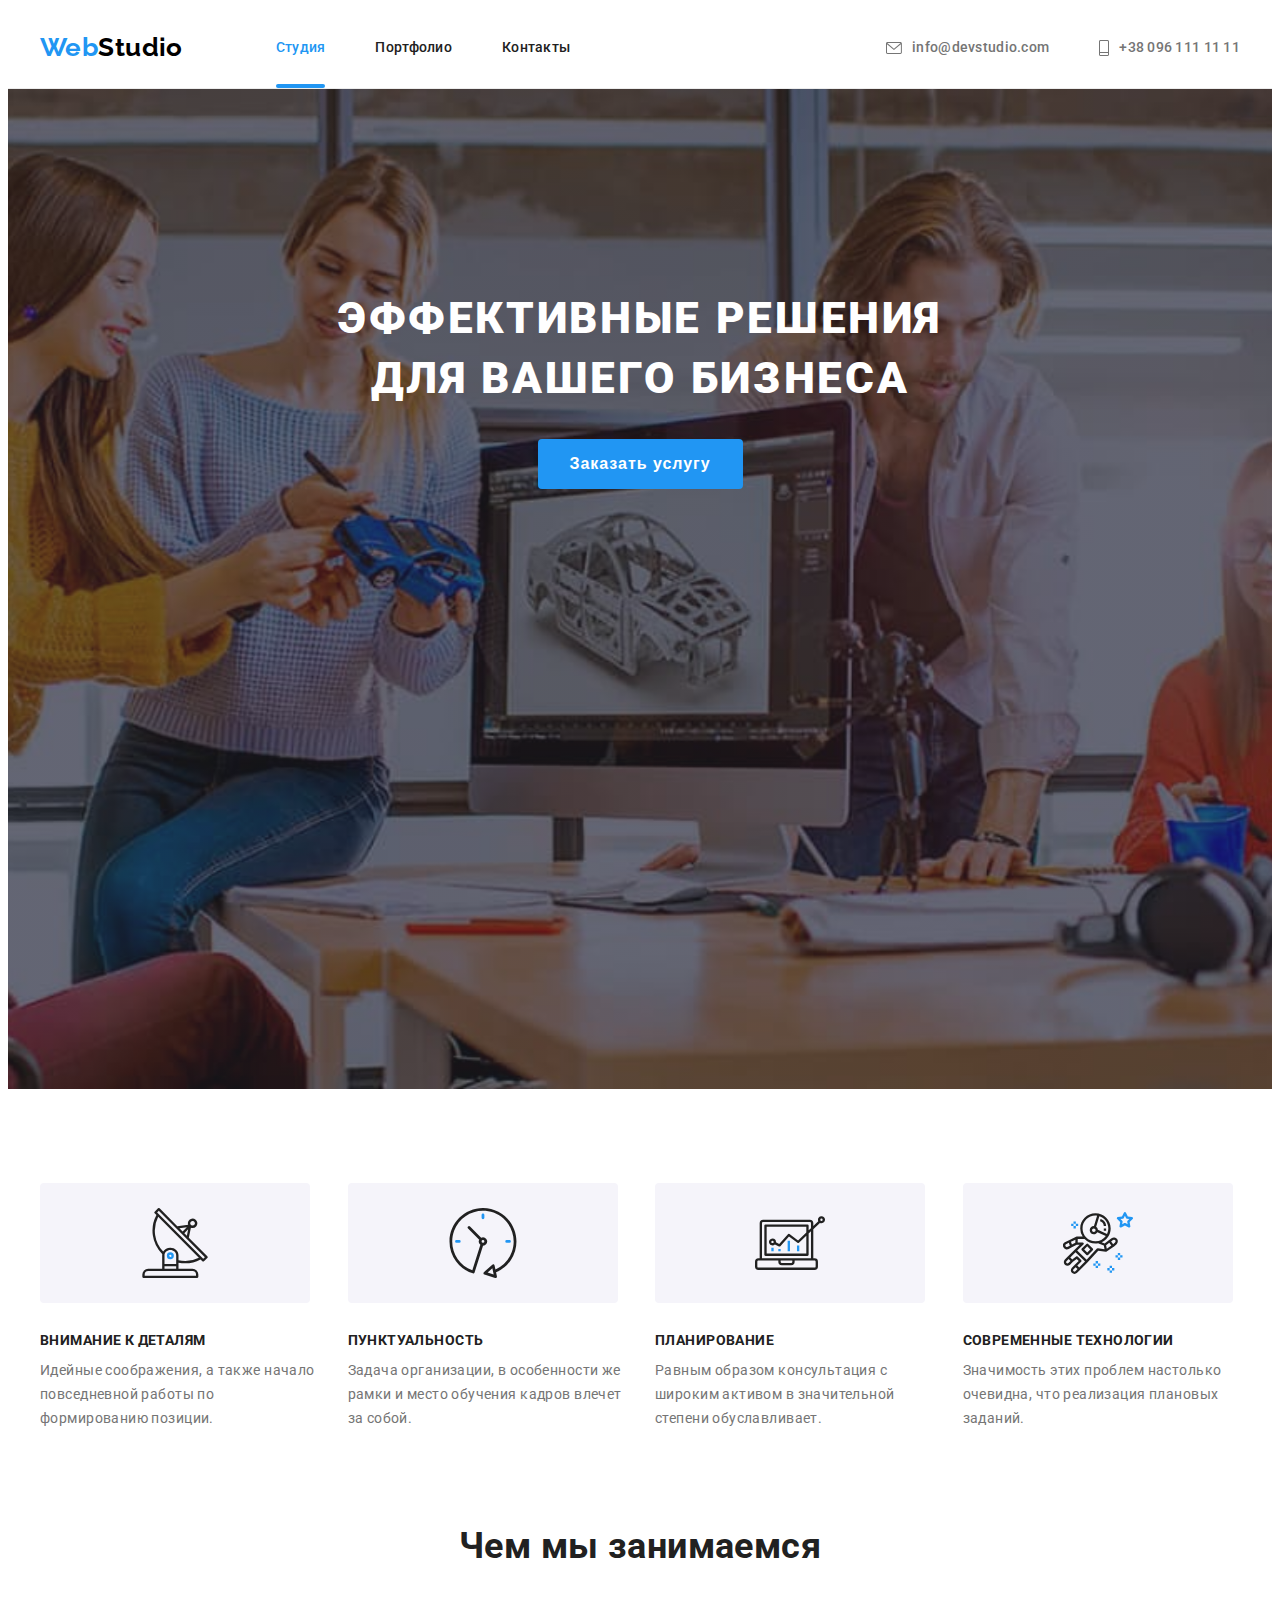
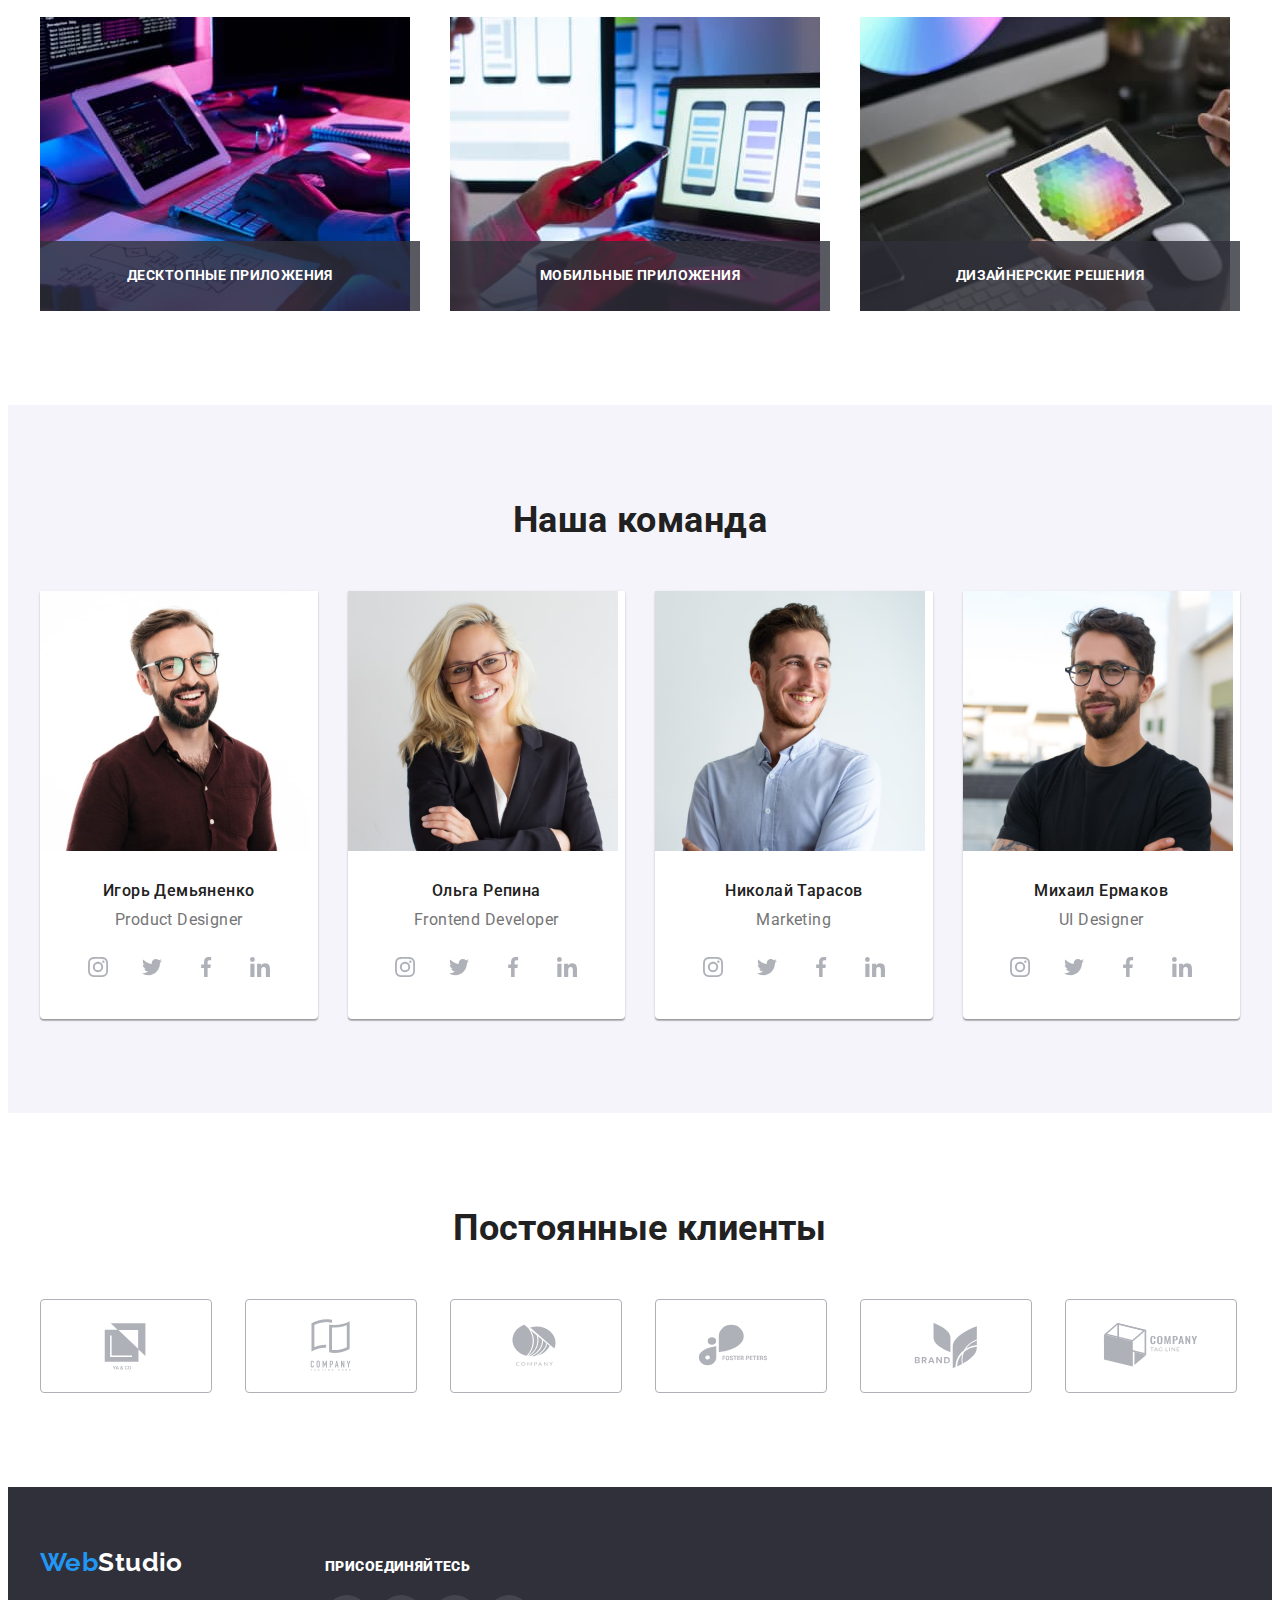
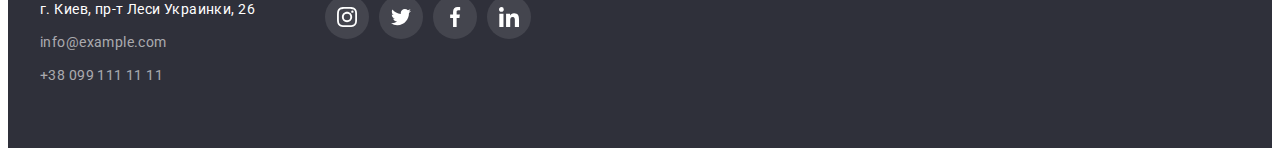
<file: index.html>
<!DOCTYPE html>
<html lang="ru">
	<head>
		<meta charset="UTF-8">
		<meta http-equiv="X-UA-Compatible" content="IE=edge">
		<meta name="viewport" content="width=device-width, initial-scale=1.0">
		<title>WebStudio</title>
		<link rel="preconnect" href="https://fonts.gstatic.com">
		<link href="https://fonts.googleapis.com/css2?family=Raleway:wght@700&family=Roboto:wght@400;500;700;900&display=swap"
			rel="stylesheet">
		<link rel="stylesheet" href="https://cdnjs.cloudflare.com/ajax/libs/animate.css/4.1.1/animate.min.css" />
		<link rel="stylesheet" href="https://cdnjs.cloudflare.com/ajax/libs/modern-normalize/1.0.0/modern-normalize.min.css"
				integrity="sha512-ISS7cAi1PEhQ8jnbJpJZMd29NlhNj4AWYyLOSp2CE/CsHxTCu+r+t0D2yoJudVrd0/8fTVPUVDzY5Tvli75u/g=="
				crossorigin="anonymous" />
		<link rel="stylesheet" href="./css/styles.css">
 </head>

	<body>
		<header class="page-header">
				<div class="header-container container">
					<nav class="header-nav">
						<a class="logo-header logo text animate__rubberBand" href="./index.html" lang="en"><span>Web</span>Studio</a>

						<!--Site navigation-->
						<ul class="menu-nav list ">
							<li class="menu-item">
								<a class="menu-link active text font" href="./index.html" >Студия</a>
							</li>
							<li class="menu-item">
								<a class="menu-link text font" href="./portfolio.html">Портфолио</a>
							</li>
							<li class="menu-item">
								<a class="menu-link text font" href="" >Контакты</a>
							</li>
						</ul>
					</nav>

					<!--Contacts-->
					<ul class="contacts-header list">
						<li class="contact-item">
							<a class="contact-link-header text font" href="mailto:info@devstudio.com">
								<svg class="contact-icon" width="16" height="12">
								  <use href="./images/sprite.svg#envelope"> </use>
							  </svg>info@devstudio.com
							</a>
						</li>
						<li class="contact-item">
							<a class="contact-link-header text font" href="tel:+380961111111">
								<svg class="contact-icon" width="10" height="16">
								  <use href="./images/sprite.svg#smartphone"></use>
							  </svg>+38 096 111 11 11
							</a>
						</li>
					</ul>
			</div>	
		</header>
		<main>

		<!--Hero-->
			<section class="section-hero">
				<div class="hero-container container">
					<h1 class="hero-title">Эффективные решения для вашего бизнеса</h1>
					<button class="btn-hero" type="button" data-modal-open>Заказать услугу</button>
				</div>
			</section>

			<!--Our qualities-->
			<section class="section-quality">
				<div class="container">

					<!--Hidden title-->
					<h2 class="visually-hidden">профессиональные качества</h2>

					<!--Qualities list-->
					<ul class="qualities-list list">
						<li class="qualities-item">
							<div class="conteiner-img">
								<svg class="qualities-icon">
									<use href="./images/sprite.svg#antenna"></use>
								</svg>
							</div>
							<h3 class="qualities-title">Внимание к деталям</h3>
							<p class="qualities-desc">Идейные соображения, а также начало повседневной работы по формированию позиции.</p>
						</li>
						<li class="qualities-item">
								<div class="conteiner-img">
									<svg class="qualities-icon">
										<use href="./images/sprite.svg#clock"></use>
									</svg>
								</div>
							<h3 class="qualities-title">Пунктуальность</h3>
							<p class="qualities-desc">Задача организации, в особенности же рамки и место обучения кадров влечет за собой.</p>
						</li>
						<li class="qualities-item">
								<div class="conteiner-img">
									<svg class="qualities-icon">
										<use href="./images/sprite.svg#diagram"></use>
									</svg>
								</div>
							<h3 class="qualities-title">Планирование</h3>
							<p class="qualities-desc">Равным образом консультация с широким активом в значительной степени обуславливает.</p>
						</li>
						<li class="qualities-item">
								<div class="conteiner-img">
									<svg class="qualities-icon">
										<use href="./images/sprite.svg#astronaut"></use>
									</svg>
								</div>
							<h3 class="qualities-title">Современные технологии</h3>
							<p class="qualities-desc">Значимость этих проблем настолько очевидна, что реализация плановых заданий.</p>
						</li>
					</ul>
				</div>
			</section>

			<!--Our work-->
			<section class="section-work section">
				<div class="container">
					<h2 class="section-title">Чем мы занимаемся</h2>
					<ul class="work-list list">
						<li class="work-item">
							<div class="label-work">	
								<img class="work-img" src="./images/working_out/img_1.jpg" alt="десктопные приложения" width="370" height="294">
								<p class="label-description">Десктопные приложения</p>
							</div>
						</li>
						<li class="work-item">
							<div class="label-work">	
								<img class="work-img" src="./images/working_out/img_2.jpg" alt="мобильные приложения" width="370" height="294">
								<p class="label-description">Мобильные приложения</p>
							</div>

						</li>
						<li class="work-item">
							<div class="label-work">	
								<img class="work-img" src="./images/working_out/img_3.jpg" alt="дизайнерские решения" width="370" height="294">
								<p class="label-description">Дизайнерские решения</p>
							</div>

						</li>
					</ul>
				</div>
			</section>

		<!--Team-->
			<section class="section-team section">
				<div class="container">
					<h2 class="section-title">Наша команда</h2>
					<ul class="participants-list list">
						<li class="participants-item">
							<img class="participant-img" src="./images/team/img_team_1.jpg" alt="сотрудник команды игорь" width="270" height="260">
							<div class="participants-list-content">
								<h3 class="participant-name">Игорь Демьяненко</h3>
								<p class="participant-position">Product Designer</p>
								<ul class="social-list list">
									<li class="social-list-title">
										<a class="social-list-link link" href="https://www.instagram.com/"
											target="_blank" rel="noreferrer noopener">
											<svg class="social-list-icon">
												<use href="./images/sprite.svg#instagram"></use>
											</svg>
										</a>
									</li>
									<li class="social-list-title">
										<a class="social-list-link link" href="https://www.twitter.com/"
											target="_blank" rel="noreferrer noopener">
											<svg class="social-list-icon">
												<use href="./images/sprite.svg#twitter"></use>
											</svg>
										</a>
									</li>
									<li class="social-list-title">
										<a class="social-list-link link" href="https://www.facebook.com/"
											target="_blank" rel="noreferrer noopener">
											<svg class="social-list-icon">
												<use href="./images/sprite.svg#facebook"></use>
											</svg>
										</a>
									</li>
									<li class="social-list-title">
										<a class="social-list-link link" href="https://www.linkedin.com/"
											target="_blank" rel="noreferrer noopener">
											<svg class="social-list-icon">
												<use href="./images/sprite.svg#linkedin"></use>
											</svg>
										</a>
									</li>
								</ul>
							</div>
						</li>
						<li class="participants-item">
							<img class="participant-img" src="./images/team/img_team_2.jpg" alt="coотрудник команды ольга" width="270" height="260">
							<div class="participants-list-content">
							  <h3 class="participant-name">Ольга Репина</h3>
							  <p class="participant-position">Frontend Developer</p>
									<ul class="social-list list">
										<li class="social-list-title">
											<a class="social-list-link link" href="https://www.instagram.com/"
												target="_blank" rel="noreferrer noopener">
												<svg class="social-list-icon">
													<use href="./images/sprite.svg#instagram"></use>
												</svg>
											</a>
										</li>
										<li class="social-list-title">
											<a class="social-list-link link" href="https://www.twitter.com/"
												target="_blank" rel="noreferrer noopener">
												<svg class="social-list-icon">
													<use href="./images/sprite.svg#twitter"></use>
												</svg>
											</a>
										</li>
										<li class="social-list-title">
											<a class="social-list-link link" href="https://www.facebook.com/"
												target="_blank" rel="noreferrer noopener">
												<svg class="social-list-icon">
													<use href="./images/sprite.svg#facebook"></use>
												</svg>
											</a>
										</li>
										<li class="social-list-title">
											<a class="social-list-link link" href="https://www.linkedin.com/"
												target="_blank" rel="noreferrer noopener">
												<svg class="social-list-icon">
													<use href="./images/sprite.svg#linkedin"></use>
												</svg>
											</a>
										</li>
									</ul>
							</div>
						</li>
						<li class="participants-item">
							<img class="participant-img" src="./images/team/img_team_3.jpg" alt="cотрудник команды николай" width="270" height="260">
							<div class="participants-list-content">
							  <h3 class="participant-name">Николай Тарасов</h3>
							  <p class="participant-position">Marketing</p>
									<ul class="social-list list">
										<li class="social-list-title">
											<a class="social-list-link link" href="https://www.instagram.com/"
											  target="_blank" rel="noreferrer noopener">
												<svg class="social-list-icon">
													<use href="./images/sprite.svg#instagram"></use>
												</svg>
											</a>
										</li>
										<li class="social-list-title">
											<a class="social-list-link link" href="https://www.twitter.com/"
												target="_blank" rel="noreferrer noopener">
												<svg class="social-list-icon">
													<use href="./images/sprite.svg#twitter"></use>
												</svg>
											</a>
										</li>
										<li class="social-list-title">
											<a class="social-list-link link" href="https://www.facebook.com/"
												target="_blank" rel="noreferrer noopener">
												<svg class="social-list-icon">
													<use href="./images/sprite.svg#facebook"></use>
												</svg>
											</a>
										</li>
										<li class="social-list-title">
											<a class="social-list-link link" href="https://www.linkedin.com/"
												target="_blank" rel="noreferrer noopener">
												<svg class="social-list-icon">
													<use href="./images/sprite.svg#linkedin"></use>
												</svg>
											</a>
										</li>
									</ul>
							</div>
						</li>
						<li class="participants-item">
							<img class="participant-img" src="./images/team/img_team_4.jpg" alt="cотрудник команды михаил" width="270" height="260">
							<div class="participants-list-content">
							  <h3 class="participant-name">Михаил Ермаков</h3>
							  <p class="participant-position">UI Designer</p>
									<ul class="social-list list">
										<li class="social-list-title">
											<a class="social-list-link link" href="https://www.instagram.com/"
												target="_blank" rel="noreferrer noopener">
												<svg class="social-list-icon">
													<use href="./images/sprite.svg#instagram"></use>
												</svg>
											</a>
										</li>
										<li class="social-list-title">
											<a class="social-list-link link" href="https://www.twitter.com/"
												target="_blank" rel="noreferrer noopener">
												<svg class="social-list-icon">
													<use href="./images/sprite.svg#twitter"></use>
												</svg>
											</a>
										</li>
										<li class="social-list-title">
											<a class="social-list-link link" href="https://www.facebook.com/"
												target="_blank" rel="noreferrer noopener">
												<svg class="social-list-icon">
													<use href="./images/sprite.svg#facebook"></use>
												</svg>
											</a>
										</li>
										<li class="social-list-title">
											<a class="social-list-link link" href="https://www.linkedin.com/"
												target="_blank" rel="noreferrer noopener">
												<svg class="social-list-icon">
													<use href="./images/sprite.svg#linkedin"></use>
												</svg>
											</a>
										</li>
									</ul>
							</div>
						</li>
					</ul>
				</div>
			</section>

					<!-- Clients -->
					
					<section class="section-clients section">
						<div class="container">
							<h2 class="section-title">Постоянные клиенты</h2>
							<ul class="clients-list list">
								<li class="client-item">
									<a class="client-company-link" href="">
										<svg class="company-logo">
											<use href="./images/sprite.svg#yako"></use>
										</svg>
									</a>
								</li>
								<li class="client-item">
									<a class="client-company-link" href="">
										<svg class="company-logo">
											<use href="./images/sprite.svg#here"></use>
										</svg></a>
								</li>
								<li class="client-item">
									<a class="client-company-link" href="">
										<svg class="company-logo">
											<use href="./images/sprite.svg#company"></use>
										</svg>
									</a>
								</li>
								<li class="client-item">
									<a class="client-company-link" href="">
										<svg class="company-logo">
											<use href="./images/sprite.svg#fosterpeters"></use>
										</svg>
									</a>
								</li>
								<li class="client-item">
									<a class="client-company-link" href="">
										<svg class="company-logo">
											<use href="./images/sprite.svg#brand"></use>
										</svg>
									</a>
								</li>
								<li class="client-item">
									<a class="client-company-link" href="">
										<svg class="company-logo">
											<use href="./images/sprite.svg#tagline"></use>
										</svg>
									</a>
								</li>
							</ul>
						</div>
					</section>
		</main>

		<footer class="footer">
			<div class="footer-container container">
				<div class="address-footer ">
					<a class="logo-footer logo text" href="./index.html" lang="en"><span>Web</span>Studio</a>
					<address class="address">
						<ul class="contacts-list list">
							<li class="contacts-item">
								<a class="our-address text" href="https://goo.gl/maps/fqdsJeKu8w5rpEoA8"  target="_blank" rel="noopener noreferrer">г. Киев, пр-т Леси
									Украинки, 26</a>
							</li>
							<li class="contacts-item">
								<a class="contact-link mail text" href="mailto:info@example.com">info@example.com</a>
							</li>
							<li class="contacts-item">
								<a class="contact-link tel text" href="tel:+380991111111">+38 099 111 11 11</a>
							</li>
						</ul>
					</address>
				</div>
				<div class="footer-social">
					<p class="social-title"><b>присоединяйтесь</b></p>
					<ul class="footer-social-list list">
						<li class="footer-social-item">
							<a class="footer-social-link" href="https://www.instagram.com/"
							target="_blank" rel="noreferrer noopener">
								<svg class="footer-social-icon">
									<use href="./images/sprite.svg#instagram"></use>
								</svg>
							</a>
						</li>
						<li class="footer-social-item">
							<a class="footer-social-link" href="https://www.twitter.com/"
							target="_blank" rel="noreferrer noopener">
								<svg class="footer-social-icon">
									<use href="./images/sprite.svg#twitter"></use>
								</svg>
							</a>
						</li>
						<li class="footer-social-item">
							<a class="footer-social-link" href="https://www.facebook.com/"
							target="_blank" rel="noreferrer noopener">
								<svg class="footer-social-icon">
									<use href="./images/sprite.svg#facebook"></use>
								</svg>
							</a>
						</li>
						<li class="footer-social-item">
							<a class="footer-social-link" href="https://www.linkedin.com/"
							target="_blank" rel="noreferrer noopener">
								<svg class="footer-social-icon">
									<use href="./images/sprite.svg#linkedin"></use>
								</svg>
							</a>
						</li>
					</ul>
				</div>
			</div>
		</footer>
		<div class="backdrop is-hidden" data-modal>
			<div class="modal">
				<button type="button" class="modal-close-btn" data-modal-close>
					<svg class="close-btn-icon" width="18" height="18">
						<use href="./images/sprite.svg#close-black"></use>
					</svg>
				</button>
			</div>
		</div>
		<script src="./js/modal.js"></script>
	</body>
</html>
</file>
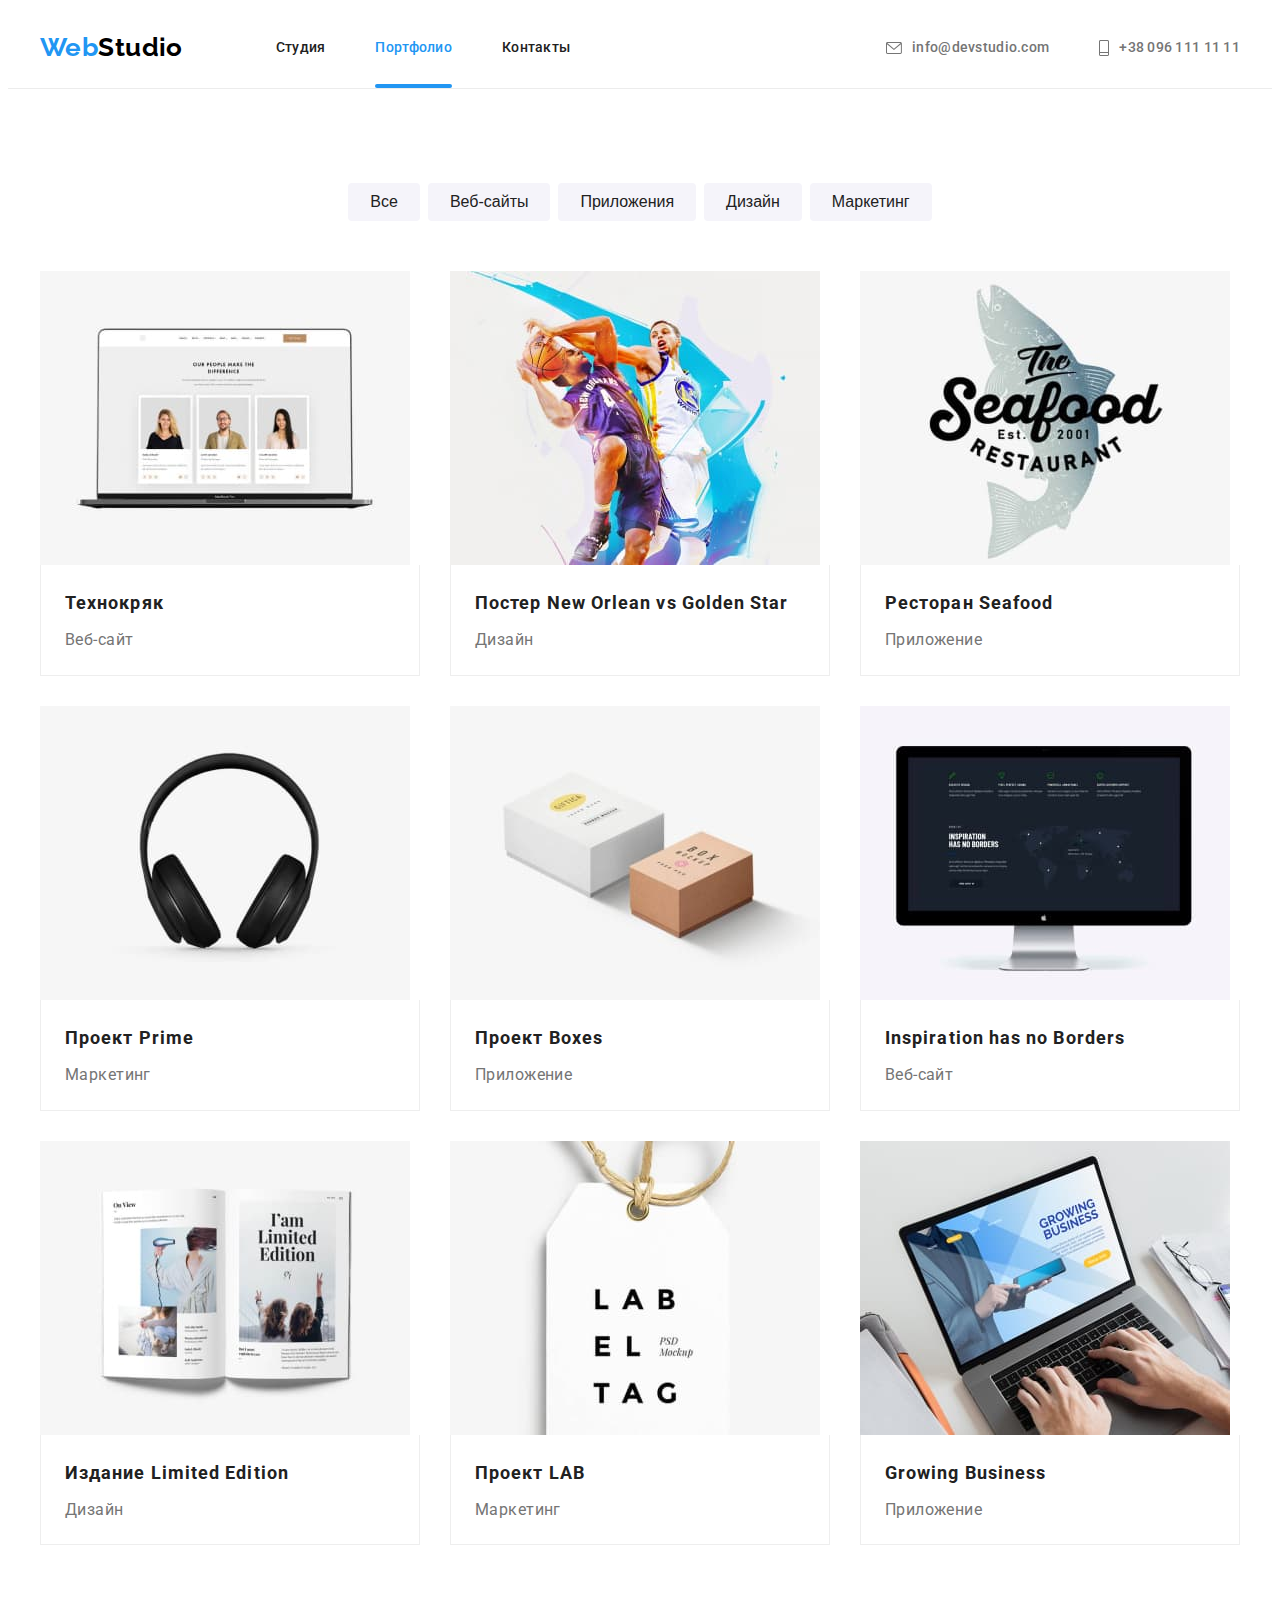
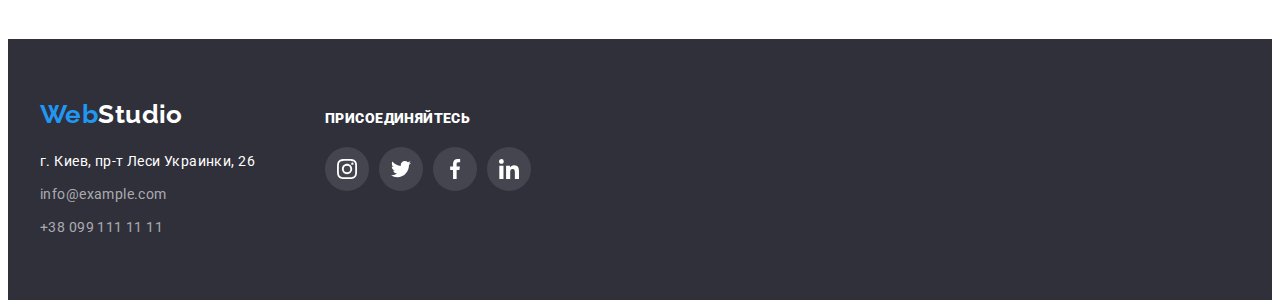
<file: portfolio.html>
<!DOCTYPE html>
<html lang="ru">
  <head>
    <meta charset="UTF-8">
    <meta http-equiv="X-UA-Compatible" content="IE=edge">
    <meta name="viewport" content="width=device-width, initial-scale=1.0">
    <title>WebStudio</title>
    <link rel="preconnect" href="https://fonts.gstatic.com">
    <link href="https://fonts.googleapis.com/css2?family=Raleway:wght@700&family=Roboto:wght@400;500;700;900&display=swap"
      rel="stylesheet">
    <link rel="stylesheet" href="https://cdnjs.cloudflare.com/ajax/libs/animate.css/4.1.1/animate.min.css" />
    <link rel="stylesheet" href="https://cdnjs.cloudflare.com/ajax/libs/modern-normalize/1.0.0/modern-normalize.min.css"
      integrity="sha512-ISS7cAi1PEhQ8jnbJpJZMd29NlhNj4AWYyLOSp2CE/CsHxTCu+r+t0D2yoJudVrd0/8fTVPUVDzY5Tvli75u/g=="
      crossorigin="anonymous" />
    <link rel="stylesheet" href="./css/styles.css">
  </head>
 
 <body>
    <header class="page-header">
      <div class="container header-container">
        <nav class="header-nav">
          <a class="logo-header logo text animate__rubberBand" href="./index.html" lang="en"><span>Web</span>Studio</a>
    
          <!--Site navigation-->
          <ul class="menu-nav list ">
            <li class="menu-item">
              <a class="menu-link text font" href="./index.html">Студия</a>
            </li>
            <li class="menu-item">
              <a class="menu-link active text font" href="./portfolio.html">Портфолио</a>
            </li>
            <li class="menu-item">
              <a class="menu-link text font" href="">Контакты</a>
            </li>
          </ul>
        </nav>
    
        <!--Contacts-->
          <ul class="contacts-header list">
            <li class="contact-item">
              <a class="contact-link-header text font" href="mailto:info@devstudio.com">
                <svg class="contact-icon" width="16" height="12">
                  <use href="./images/sprite.svg#envelope"> </use>
                </svg>info@devstudio.com
              </a>
            </li>
            <li class="contact-item">
              <a class="contact-link-header text font" href="tel:+380961111111">
                <svg class="contact-icon" width="10" height="16">
                  <use href="./images/sprite.svg#smartphone"></use>
                </svg>+38 096 111 11 11
              </a>
            </li>
          </ul>
      </div>
    </header>
     <main>

      <!--Portfolio navigation-->
      <section class="nav-portfolio section">
        <div class="container">

          <!--Hidden title-->
          <h1 class="visually-hidden">проекты вебстудио</h1>
          
          <!--Filters-->
          <ul class="portfolio-filters list">
            <li class="filters-item">
              <button class="btn-portfolio" type="button">Все</button>
            </li>
            <li class="filters-item">
              <button class="btn-portfolio" type="button">Веб-сайты</button>
            </li>
            <li class="filters-item">
              <button class="btn-portfolio" type="button">Приложения</button>
            </li>
            <li class="filters-item">
              <button class="btn-portfolio" type="button">Дизайн</button>
            </li>
            <li class="filters-item">
              <button class="btn-portfolio" type="button">Маркетинг</button>
            </li>
          </ul>
          
          <!--Works list-->
          <ul class="portfolio-list list">
            <li class="portfolio-item">
              <a class="portfolio-list-link text" href="" >
                <div class="portfolio-img-wrapper">
                  <img class="portfolio-img" src="./images/portfolio/img1.jpg" alt="страница сайта на макбуке" width="370" height="294">
                  <p class="overlay">Технокряк это современная площадка распространения коронавируса. Компании используют эту платформу для цифрового
                  шпионажа и атак на защищённые сервера конкурентов.</p>
                </div>
                <div class="portfolio-list-content">
                  <h3 class="portfolio-title">Технокряк</h3>
                  <p class="portfolio-list-desc">Веб-сайт</p>
                </div>
              </a>
            </li>
            <li class="portfolio-item">
              <a class="portfolio-list-link text" href="">
                <div class="portfolio-img-wrapper">
                  <img class="portfolio-img" src="./images/portfolio/img2.jpg" alt="противостояние двух баскетболистов" width="370"
                    height="294">
                  <p class="overlay">Технокряк это современная площадка распространения коронавируса. Компании используют эту
                    платформу для цифрового
                    шпионажа и атак на защищённые сервера конкурентов.</p>
                </div>
                <div class="portfolio-list-content">
                  <h3 class="portfolio-title">Постер New Orlean vs Golden Star</h3>
                  <p class="portfolio-list-desc">Дизайн</p>
                </div>
              </a>
            </li>
            <li class="portfolio-item">
              <a class="portfolio-list-link text" href="">
                <div class="portfolio-img-wrapper">
                  <img class="portfolio-img" src="./images/portfolio/img3.jpg" alt="логотип ресторана" width="370" height="294">
                  <p class="overlay">Технокряк это современная площадка распространения коронавируса. Компании используют эту
                    платформу для цифрового
                    шпионажа и атак на защищённые сервера конкурентов.</p>
                </div>
                <div class="portfolio-list-content">
                  <h3 class="portfolio-title">Ресторан Seafood</h3>
                  <p class="portfolio-list-desc">Приложение</p>
                </div>
              </a>
            </li>
            <li class="portfolio-item">
              <a class="portfolio-list-link text" href="">
                <div class="portfolio-img-wrapper">
                  <img class="portfolio-img" src="./images/portfolio/img4.jpg" alt="наушники" width="370" height="294">
                  <p class="overlay">Технокряк это современная площадка распространения коронавируса. Компании используют эту
                    платформу для цифрового
                    шпионажа и атак на защищённые сервера конкурентов.</p>
                </div>
                <div class="portfolio-list-content">
                  <h3 class="portfolio-title">Проект Prime</h3>
                  <p class="portfolio-list-desc">Маркетинг</p>
                </div>
              </a>
            </li>
            <li class="portfolio-item">
              <a class="portfolio-list-link text" href="">
                <div class="portfolio-img-wrapper">
                  <img class="portfolio-img" src="./images/portfolio/img5.jpg" alt="два бокса с аббревиатурой" width="370" height="294">
                  <p class="overlay">Технокряк это современная площадка распространения коронавируса. Компании используют эту
                    платформу для цифрового
                    шпионажа и атак на защищённые сервера конкурентов.</p>
                </div>
                <div class="portfolio-list-content">
                  <h3 class="portfolio-title">Проект Boxes</h3>
                  <p class="portfolio-list-desc">Приложение</p>
                </div>
              </a>
            </li>
            <li class="portfolio-item">
              <a class="portfolio-list-link text" href="">
                <div class="portfolio-img-wrapper">
                  <img class="portfolio-img" src="./images/portfolio/img6.jpg" alt="страница сайта" width="370" height="294">
                  <p class="overlay">Технокряк это современная площадка распространения коронавируса. Компании используют эту
                    платформу для цифрового
                    шпионажа и атак на защищённые сервера конкурентов.</p>
                </div>
                <div class="portfolio-list-content">
                  <h3 class="portfolio-title">Inspiration has no Borders</h3>
                  <p class="portfolio-list-desc">Веб-сайт</p>
                </div>
              </a>
            </li>
            <li class="portfolio-item">
              <a class="portfolio-list-link text" href="">
                <div class="portfolio-img-wrapper">
                  <img src="./images/portfolio/img7.jpg" alt="журнал" width="370" height="294">
                  <p class="overlay">Технокряк это современная площадка распространения коронавируса. Компании используют эту
                    платформу для цифрового
                    шпионажа и атак на защищённые сервера конкурентов.</p>
                </div>
                <div class="portfolio-list-content">
                  <h3 class="portfolio-title">Издание Limited Edition</h3>
                  <p class="portfolio-list-desc">Дизайн</p>
                </div>
              </a>
            </li>
            <li class="portfolio-item">
              <a class="portfolio-list-link text" href="">
                <div class="portfolio-img-wrapper">
                  <img class="portfolio-img" src="./images/portfolio/img8.jpg" alt="бирка с аббревиатурой" width="370" height="294">
                  <p class="overlay">Технокряк это современная площадка распространения коронавируса. Компании используют эту
                    платформу для цифрового
                    шпионажа и атак на защищённые сервера конкурентов.</p>
                </div>
                <div class="portfolio-list-content">
                  <h3 class="portfolio-title">Проект LAB</h3>
                  <p class="portfolio-list-desc">Маркетинг</p>
                </div>
              </a>
            </li>
            <li class="portfolio-item">
              <a class="portfolio-list-link text" href="">
                <div class="portfolio-img-wrapper">
                  <img class="portfolio-img" src="./images/portfolio/img9.jpg" alt="человек пользуется ноутбуком" width="370"
                    height="294">
                  <p class="overlay">Технокряк это современная площадка распространения коронавируса. Компании используют эту
                    платформу для цифрового
                    шпионажа и атак на защищённые сервера конкурентов.</p>
                </div>
                <div class="portfolio-list-content">
                  <h3 class="portfolio-title">Growing Business</h3>
                  <p class="portfolio-list-desc">Приложение</p>
                </div>
              </a>
            </li>
          </ul>
        </div>
      </section>
    </main>

      <footer class="footer">
        <div class="footer-container container">
          <div class="address-footer ">
            <a class="logo-footer logo text" href="./index.html" lang="en"><span>Web</span>Studio</a>
            <address class="address">
              <ul class="contacts-list list">
                <li class="contacts-item">
                  <a class="our-address text" href="https://goo.gl/maps/fqdsJeKu8w5rpEoA8" target="_blank"
                    rel="noopener noreferrer">г. Киев, пр-т Леси
                    Украинки, 26</a>
                </li>
                <li class="contacts-item">
                  <a class="contact-link mail text" href="mailto:info@example.com">info@example.com</a>
                </li>
                <li class="contacts-item">
                  <a class="contact-link tel text" href="tel:+380991111111">+38 099 111 11 11</a>
                </li>
              </ul>
            </address>
          </div>
          <div class="footer-social">
            <p class="social-title"><b>присоединяйтесь</b></p>
            <ul class="footer-social-list list">
              <li class="footer-social-item">
                <a class="footer-social-link" href="https://www.instagram.com/" target="_blank" rel="noreferrer noopener">
                  <svg class="footer-social-icon">
                    <use href="./images/sprite.svg#instagram"></use>
                  </svg>
                </a>
              </li>
              <li class="footer-social-item">
                <a class="footer-social-link" href="https://www.twitter.com/" target="_blank" rel="noreferrer noopener">
                  <svg class="footer-social-icon">
                    <use href="./images/sprite.svg#twitter"></use>
                  </svg>
                </a>
              </li>
              <li class="footer-social-item">
                <a class="footer-social-link" href="https://www.facebook.com/" target="_blank" rel="noreferrer noopener">
                  <svg class="footer-social-icon">
                    <use href="./images/sprite.svg#facebook"></use>
                  </svg>
                </a>
              </li>
              <li class="footer-social-item">
                <a class="footer-social-link" href="https://www.linkedin.com/" target="_blank" rel="noreferrer noopener">
                  <svg class="footer-social-icon">
                    <use href="./images/sprite.svg#linkedin"></use>
                  </svg>
                </a>
              </li>
            </ul>
          </div>
        </div>
      </footer>
  </body>
</html>
</file>
<file: css/styles.css>
:root {
  --primary-text-color: #757575;
  --title-text-color: #212121;
  --accent-color: #2196f3;
  --primary-background-color: #ffffff;
  --secondary-background-color: #f5f4fa;
  --blaсk-background-color: #2f303a;
  --white-color-text: #ffffff;
  --secondary-white-color-text: rgba(255, 255, 255, 0.6);
  --black-color-text: #000000;
  --secondary-accent-color: #188ce8;
  --border-color: #ececec;
  --border-card-color: #eeeeee;
  --the-background: #e5e5e5;
  --overlay-color: rgba(33, 150, 243, 0.9);
  --background-color-hero: #c4c4c4;
  --background-color-label: rgba(47, 48, 58, 0.8);
  --fill-color-icon: #afb1b8;
}

h1,
h2,
h3,
h4,
h5,
h6,
p {
  margin-top: 0;
  margin-bottom: 0;
}

ul,
ol {
  margin-top: 0;
  margin-bottom: 0;
  padding-left: 0;
}

img {
  display: block;
}

address {
  font-style: normal;
}

body {
  background-color: var(--primary-background-color);
  color: var(--primary-text-color);
  font-family: Roboto, sans-serif;
  font-weight: 400;
  font-size: 14px;
  line-height: 1.71;
  letter-spacing: 0.03em;
}

.container {
  width: 1200px;
  padding: 0 15px 0 15px;
  margin: 0 auto;
}

.list {
  margin-top: 0;
  margin-bottom: 0;
  list-style: none;
}

.section {
  margin: 0 auto;
  padding-top: 94px;
  padding-bottom: 94px;
}

.text {
  text-decoration: none;
}

.section-title {
  color: var(--title-text-color);
  font-weight: 700;
  font-size: 36px;
  line-height: 1.17;
  text-align: center;
  margin-bottom: 50px;
}

.logo {
  font-family: Raleway;
  font-weight: 700;
  font-size: 26px;
  line-height: 1.19;
}

.font {
  font-weight: 500;
  font-size: 14px;
  line-height: 1.14;
  letter-spacing: 0.02em;
}
/*=================Hidden title=================*/
.visually-hidden {
  position: absolute;
  width: 1px;
  height: 1px;
  margin: -1px;
  border: 0;
  padding: 0;
  white-space: nowrap;
  clip-path: inset(100%);
  clip: rect(0 0 0 0);
  overflow: hidden;
}
/*=================End hidden title=================*/

/*////////////////////// HEADER //////////////////////*/
.page-header {
  background-color: var(--primary-background-color);
  margin: 0 auto;
  border-bottom: 1px solid var(--border-color);
}

.header-container {
  display: flex;
  align-items: center;
}

/*=================Logo=================*/
.logo-header {
  color: var(--black-color-text);
  margin-right: 93px;
  padding-top: 24px;
  padding-bottom: 25px;
  animation-duration: 2000ms;
  animation-iteration-count: 1;
}

span {
  color: var(--accent-color);
}
/*=================End Logo================= */

/*=================Site navigation=================*/
.header-nav {
  display: flex;
  align-items: center;
}

.menu-nav {
  display: flex;
  align-items: center;
}

.menu-item:not(:last-child) {
  margin-right: 50px;
}

.menu-link {
  display: block;
  position: relative;
  color: var(--title-text-color);
  padding: 32px 0;
  transition: color 250ms cubic-bezier(0.4, 0, 0.2, 1);
}

.active {
  color: var(--accent-color);
}

.active::after {
  display: block;
  position: absolute;
  content: '';
  width: 100%;
  height: 4px;
  background-color: var(--accent-color);
  border-radius: 2px;
  margin-top: 28px;
}

.menu-item .menu-link:hover,
.menu-item .menu-link:focus {
  color: var(--accent-color);
}
/*=================End site navigation=================*/

/*=================Contacts=================*/
.contacts-header {
  display: flex;
  align-items: center;
  margin-left: auto;
}

.contact-item:not(:last-child) {
  margin-right: 50px;
}

.contact-link-header {
  display: flex;
  align-items: center;
  color: var(--primary-text-color);
  padding: 32px 0;
  transition: color 250ms cubic-bezier(0.4, 0, 0.2, 1);
}

.contact-link-header:hover,
.contact-link-header:focus {
  color: var(--accent-color);
}

.contact-icon {
  fill: currentColor;
  margin-right: 10px;
}

/*=================End contacts=================*/

/*////////////////////// END HEADER //////////////////////*/

/*////////////////////// MAIN //////////////////////*/

/*=================Hero=================*/
.section-hero {
  max-width: 1600px;
  min-height: 600px;
  text-align: center;
  margin: 0 auto;
  padding-top: 200px;
  padding-bottom: 200px;
  background-color: var(--background-color-hero);
  background-image: linear-gradient(rgba(47, 48, 58, 0.4), rgba(47, 48, 58, 0.4)),
    url(../images/hero-img.jpg);
  background-repeat: no-repeat;
  background-position: center;
  background-size: cover;
}

.hero-title {
  color: var(--white-color-text);
  font-weight: 900;
  font-size: 44px;
  line-height: 1.36;
  width: 696px;
  margin: 0 auto 30px auto;
  letter-spacing: 0.06em;
  text-transform: uppercase;
}

.btn-hero {
  color: var(--white-color-text);
  background-color: var(--accent-color);
  border: 0;
  font-weight: 700;
  font-size: 16px;
  line-height: 1.87;
  letter-spacing: 0.06em;
  border-radius: 4px;
  padding: 10px 32px;
  cursor: pointer;
}

.btn-hero:hover,
.btn-hero:focus {
  background-color: var(--secondary-accent-color);
  color: var(--white-color-text);
}
/*=================End hero=================*/

/*=================Qualities list=================*/
.section-quality {
  background-color: var(--primary-background-color);
  margin: 0 auto;
  padding-top: 94px;
}
.qualities-list {
  display: flex;
  flex-wrap: wrap;
  margin-left: -30px;
  margin-top: -30px;
}

.qualities-item {
  width: 270px;
  flex-basis: calc((100% - 120px) / 4);
  margin-left: 30px;
  margin-top: 30px;
}

.qualities-title {
  color: var(--title-text-color);
  font-weight: 700;
  font-size: 14px;
  line-height: 1.14;
  text-transform: uppercase;
  margin-bottom: 10px;
}

.qualities-icon {
  width: 70px;
  height: 70px;
}

.conteiner-img {
  display: flex;
  justify-content: center;
  align-items: center;
  width: 270px;
  height: 120px;
  margin-bottom: 30px;
  border-radius: 4px;
  background-color: var(--secondary-background-color);
}

/*=================End qualities list=================*/

/*=================Our work=================*/
.section-work {
  background-color: var(--primary-background-color);
}

.work-list {
  display: flex;
  flex-wrap: wrap;
  margin-left: -30px;
  margin-top: -30px;
}

.work-item {
  flex-basis: calc((100% - 90px) / 3);
  margin-left: 30px;
  margin-top: 30px;
}

.label-work {
  position: relative;
}

.label-description {
  display: flex;
  position: absolute;
  bottom: 0;
  left: 0;
  width: 100%;
  height: 70px;
  justify-content: center;
  align-items: center;
  font-weight: 700;
  font-size: 14px;
  line-height: 1.14;
  text-transform: uppercase;
  color: var(--white-color-text);
  background-color: var(--background-color-label);
}
/*=================End our work=================*/

/*=================Team=================*/
.section-team {
  background-color: var(--secondary-background-color);
}

.participants-list {
  display: flex;
  flex-wrap: wrap;
  margin-left: -30px;
  margin-top: -30px;
}

.participants-item {
  background: var(--primary-background-color);
  flex-basis: calc((100% - 120px) / 4);
  margin-left: 30px;
  margin-top: 30px;
  border-radius: 0px 0px 4px 4px;
  box-shadow: 0px 1px 3px rgba(0, 0, 0, 0.12), 0px 1px 1px rgba(0, 0, 0, 0.14),
    0px 2px 1px rgba(0, 0, 0, 0.2);
}

.participants-list-content {
  padding-top: 30px;
  padding-bottom: 30px;
  padding-left: 32px;
  padding-right: 32px;
}

.participant-name {
  color: var(--title-text-color);
  font-weight: 500;
  font-size: 16px;
  line-height: 1.19;
  text-align: center;
  margin-bottom: 10px;
}

.participant-position {
  font-size: 16px;
  line-height: 1.19;
  text-align: center;
  margin-bottom: 16px;
}

.social-list-icon {
  fill: var(--fill-color-icon);
  width: 20px;
  height: 20px;
}

.social-list {
  display: flex;
  align-items: center;
  justify-content: center;
}

.social-list-title:not(:last-child) {
  margin-right: 10px;
}

.social-list-link {
  display: flex;
  justify-content: center;
  align-items: center;
  width: 44px;
  height: 44px;
  background-color: var(--primary-background-color);
  border-radius: 50%;
  transition: color 250ms cubic-bezier(0.4, 0, 0.2, 1),
    background-color 250ms cubic-bezier(0.4, 0, 0.2, 1);
}

.social-list-link:hover,
.social-list-link:focus {
  background-color: var(--secondary-accent-color);
}

.social-list-link:hover .social-list-icon,
.social-list-link:focus .social-list-icon {
  fill: var(--primary-background-color);
}

/*=================End team=================*/

/*=================Clients=================*/
.clients-list {
  display: flex;
  flex-wrap: wrap;
  margin-left: -30px;
  margin-top: -30px;
}

.client-item {
  flex-basis: calc((100% - 180px) / 6);
  margin-left: 30px;
  margin-top: 30px;
}

.client-company-link {
  display: flex;
  justify-content: center;
  align-items: center;
  width: 170px;
  height: 92px;
  border: 1px solid var(--fill-color-icon);
  color: var(--fill-color-icon);
  border-radius: 4px;
  transition: color 250ms cubic-bezier(0.4, 0, 0.2, 1),
    border-color 250ms cubic-bezier(0.4, 0, 0.2, 1);
}

.company-logo {
  fill: currentColor;
  width: 106px;
  height: 60px;
}

.client-company-link:hover,
.client-company-link:focus {
  border: 1px solid var(--accent-color);
  color: var(--accent-color);
}

/*=================End clients=================*/

/*////////////////////// END MAIN //////////////////////*/

/*////////////////////// FOOTER //////////////////////*/
.footer {
  background-color: var(--blaсk-background-color);
  margin: 0 auto;
}

.footer-container {
  display: flex;
  align-items: baseline;
}

.address-footer {
  margin-right: 70px;
}

.logo-footer {
  display: block;
  color: var(--primary-background-color);
  padding-top: 60px;
  padding-bottom: 15px;
}

.our-address {
  display: block;
  color: var(--white-color-text);
  padding-top: 5px;
  padding-bottom: 4px;
  transition: color 250ms cubic-bezier(0.4, 0, 0.2, 1);
}

.our-address:hover,
.our-address:focus {
  color: var(--accent-color);
}

.contact-link {
  display: block;
  color: var(--secondary-white-color-text);
  transition: color 250ms cubic-bezier(0.4, 0, 0.2, 1);
}

.contact-link:hover,
.contact-link:focus {
  color: var(--accent-color);
}

.mail {
  padding-top: 5px;
  padding-bottom: 5px;
}
.tel {
  padding-top: 4px;
  padding-bottom: 60px;
}

.footer-social {
  display: block;
}

.social-title {
  font-weight: 700;
  font-size: 14px;
  line-height: 1.14;
  text-transform: uppercase;
  color: var(--white-color-text);
  margin-bottom: 20px;
}

.footer-social-list {
  display: flex;
}

.footer-social-item:not(:last-child) {
  margin-right: 10px;
}

.footer-social-icon {
  fill: var(--primary-background-color);
  width: 20px;
  height: 20px;
}

.footer-social-link {
  display: flex;
  justify-content: center;
  align-items: center;
  width: 44px;
  height: 44px;
  background-color: rgba(255, 255, 255, 0.1);
  border-radius: 50%;
  transition: background-color 250ms cubic-bezier(0.4, 0, 0.2, 1);
}

.footer-social-link:hover,
.footer-social-link:focus {
  background-color: var(--accent-color);
}

/*////////////////////// END FOOTER //////////////////////*/

/*////////////////////// PORTFOLIO //////////////////////*/

/*=================Filters=================*/
.nav-portfolio {
  background-color: var(--primary-background-color);
}

.portfolio-filters {
  display: flex;
  flex-wrap: wrap;
  justify-content: center;
  margin-bottom: 50px;
}

.filters-item:not(:last-child) {
  margin-right: 8px;
}

.btn-portfolio {
  color: var(--title-text-color);
  background-color: var(--secondary-background-color);
  font-weight: 500;
  font-size: 16px;
  line-height: 26px;
  text-align: center;
  cursor: pointer;
  border: 0;
  border-radius: 4px;
  padding: 6px 22px;
  transition: background-color 250ms cubic-bezier(0.4, 0, 0.2, 1),
    box-shadow 250ms cubic-bezier(0.4, 0, 0.2, 1);
}

.btn-portfolio:hover,
.btn-portfolio:focus {
  background-color: var(--accent-color);
  color: var(--white-color-text);
  box-shadow: 0px 2px 2px 0px rgba(0, 0, 0, 0.12), 0px 1px 2px 0px rgba(0, 0, 0, 0.08),
    0px 3px 1px 0px rgba(0, 0, 0, 0.1);
}
/*=================End filters=================*/

/*=================Works list=================*/
.portfolio-title {
  color: var(--title-text-color);
  font-weight: 700;
  font-size: 18px;
  line-height: 2;
  letter-spacing: 0.06em;
  margin-bottom: 4px;
}

.portfolio-list-desc {
  font-size: 16px;
  line-height: 1.86;
  color: var(--primary-text-color);
}

.portfolio-list {
  display: flex;
  flex-wrap: wrap;
  margin-left: -30px;
  margin-top: -30px;
}

.portfolio-list-link {
  display: block;
  transition: box-shadow 250ms cubic-bezier(0.4, 0, 0.2, 1);
}

.portfolio-list-link:hover,
.portfolio-list-link:focus {
  box-shadow: 0px 1px 1px rgba(0, 0, 0, 0.12), 1px 4px 6px rgba(0, 0, 0, 0.16),
    0px 4px 4px rgba(0, 0, 0, 0.06);
}

.portfolio-item {
  width: 370px;
  flex-basis: calc((100% - 90px) / 3);
  margin-left: 30px;
  margin-top: 30px;
  background: var(--primary-background-color);
}

.portfolio-list-content {
  padding: 20px 24px;
  border: 1px solid var(--border-card-color);
  border-top: 0;
}

.portfolio-img-wrapper {
  position: relative;
  overflow: hidden;
}

.overlay {
  position: absolute;
  top: 0;
  left: 0;
  width: 100%;
  height: 100%;
  padding: 63px 24px;
  font-weight: 400;
  font-size: 18px;
  line-height: 1.56;
  letter-spacing: 0.03em;
  color: var(--white-color-text);
  background-color: var(--overlay-color);
  overflow: auto;
  transform: translateY(100%);
  transition: transform 250ms cubic-bezier(0.4, 0, 0.2, 1);
}

.portfolio-list-link:hover .overlay,
.portfolio-list-link:focus .overlay {
  transform: translateY(0%);
}

/*=================End works list=================*/
/*////////////////////// END PORTFOLIO //////////////////////*/

/*////////////////////// MODAL WINDOW //////////////////////*/
.backdrop {
  position: fixed;
  top: 0;
  left: 0;
  width: 100vw;
  height: 100vh;
  background-color: rgba(0, 0, 0, 0.2);

  z-index: 100;
  transition: opacity 2500ms linear, visibility 2500ms linear;
}
.is-hidden {
  opacity: 0;
  visibility: hidden;
  pointer-events: none;
}
.modal {
  position: absolute;
  top: 50%;
  left: 50%;
  transform: translate(-50%, -50%);
  width: 528px;
  height: 580px;
  background-color: var(--primary-background-color);
  border-radius: 4px;
  box-shadow: 0px 1px 3px rgba(0, 0, 0, 0.12), 0px 1px 1px rgba(0, 0, 0, 0.14),
    0px 2px 1px rgba(0, 0, 0, 0.2);
}
.modal-close-btn {
  display: flex;
  justify-content: center;
  align-items: center;
  position: absolute;
  top: 8px;
  right: 8px;
  width: 30px;
  height: 30px;
  background-color: transparent;
  border: 1px solid rgba(0, 0, 0, 0.1);
  border-radius: 50%;
  cursor: pointer;
  padding: 0;
}

/*////////////////////// END MODAL WINDOW //////////////////////*/
</file>
